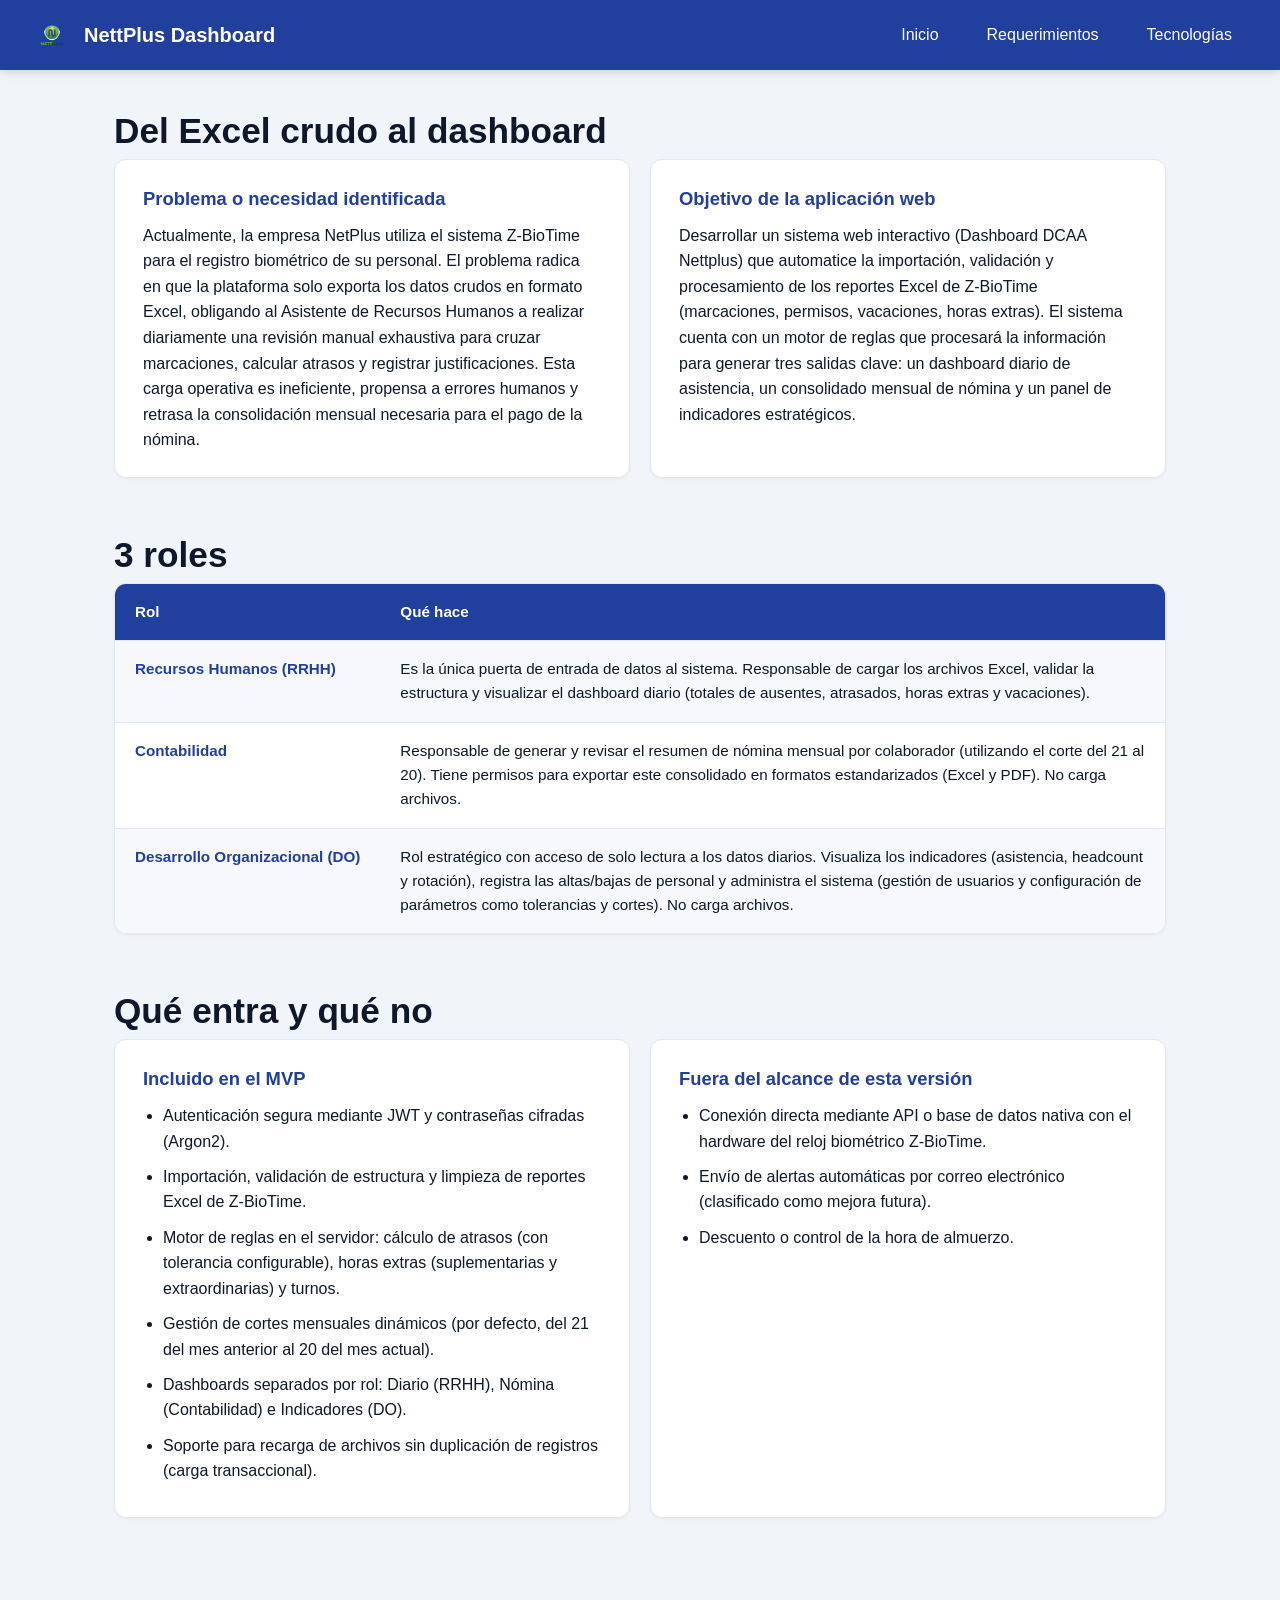
<file: index.html>
<!DOCTYPE html>
<html lang="es">
<head>
    <meta charset="UTF-8">
    <meta name="viewport" content="width=device-width, initial-scale=1.0">
    <title>Inicio - DCAA Nettplus</title>
    <link rel="stylesheet" href="css/estilos.css">
</head>
<body>

    <header>
        <div class="brand">
            <img src="images/LogoNet.png" alt="Logo Empresa NetPlus">
            <h1>NettPlus Dashboard</h1>
        </div>

        <nav>
            <ul>
                <li><a href="index.html">Inicio</a></li>
                <li><a href="requerimientos.html">Requerimientos</a></li>
                <li><a href="tecnologias.html">Tecnologías</a></li>
            </ul>
        </nav>
    </header>

    <main>
        <section>
            <h2>Del Excel crudo al dashboard</h2>

            <div class="cards">
                <div class="card">
                    <h3>Problema o necesidad identificada</h3>
                    <p>Actualmente, la empresa NetPlus utiliza el sistema Z-BioTime para el registro biométrico de su personal. El problema radica en que la plataforma solo exporta los datos crudos en formato Excel, obligando al Asistente de Recursos Humanos a realizar diariamente una revisión manual exhaustiva para cruzar marcaciones, calcular atrasos y registrar justificaciones. Esta carga operativa es ineficiente, propensa a errores humanos y retrasa la consolidación mensual necesaria para el pago de la nómina.</p>
                </div>
                <div class="card">
                    <h3>Objetivo de la aplicación web</h3>
                    <p>Desarrollar un sistema web interactivo (Dashboard DCAA Nettplus) que automatice la importación, validación y procesamiento de los reportes Excel de Z-BioTime (marcaciones, permisos, vacaciones, horas extras). El sistema cuenta con un motor de reglas que procesará la información para generar tres salidas clave: un dashboard diario de asistencia, un consolidado mensual de nómina y un panel de indicadores estratégicos.</p>
                </div>
            </div>
        </section>

        <section>
            <h2>3 roles</h2>

            <div class="tabla">
                <table>
                    <tr>
                        <th>Rol</th>
                        <th>Qué hace</th>
                    </tr>
                    <tr>
                        <td>Recursos Humanos (RRHH)</td>
                        <td>Es la única puerta de entrada de datos al sistema. Responsable de cargar los archivos Excel, validar la estructura y visualizar el dashboard diario (totales de ausentes, atrasados, horas extras y vacaciones).</td>
                    </tr>
                    <tr>
                        <td>Contabilidad</td>
                        <td>Responsable de generar y revisar el resumen de nómina mensual por colaborador (utilizando el corte del 21 al 20). Tiene permisos para exportar este consolidado en formatos estandarizados (Excel y PDF). No carga archivos.</td>
                    </tr>
                    <tr>
                        <td>Desarrollo Organizacional (DO)</td>
                        <td>Rol estratégico con acceso de solo lectura a los datos diarios. Visualiza los indicadores (asistencia, headcount y rotación), registra las altas/bajas de personal y administra el sistema (gestión de usuarios y configuración de parámetros como tolerancias y cortes). No carga archivos.</td>
                    </tr>
                </table>
            </div>
        </section>

        <section>
            <h2>Qué entra y qué no</h2>

            <div class="cards">
                <div class="card">
                    <h3>Incluido en el MVP</h3>
                    <ul>
                        <li>Autenticación segura mediante JWT y contraseñas cifradas (Argon2).</li>
                        <li>Importación, validación de estructura y limpieza de reportes Excel de Z-BioTime.</li>
                        <li>Motor de reglas en el servidor: cálculo de atrasos (con tolerancia configurable), horas extras (suplementarias y extraordinarias) y turnos.</li>
                        <li>Gestión de cortes mensuales dinámicos (por defecto, del 21 del mes anterior al 20 del mes actual).</li>
                        <li>Dashboards separados por rol: Diario (RRHH), Nómina (Contabilidad) e Indicadores (DO).</li>
                        <li>Soporte para recarga de archivos sin duplicación de registros (carga transaccional).</li>
                    </ul>
                </div>
                <div class="card">
                    <h3>Fuera del alcance de esta versión</h3>
                    <ul>
                        <li>Conexión directa mediante API o base de datos nativa con el hardware del reloj biométrico Z-BioTime.</li>
                        <li>Envío de alertas automáticas por correo electrónico (clasificado como mejora futura).</li>
                        <li>Descuento o control de la hora de almuerzo.</li>
                    </ul>
                </div>
            </div>
        </section>
    </main>

</body>
</html>
</file>
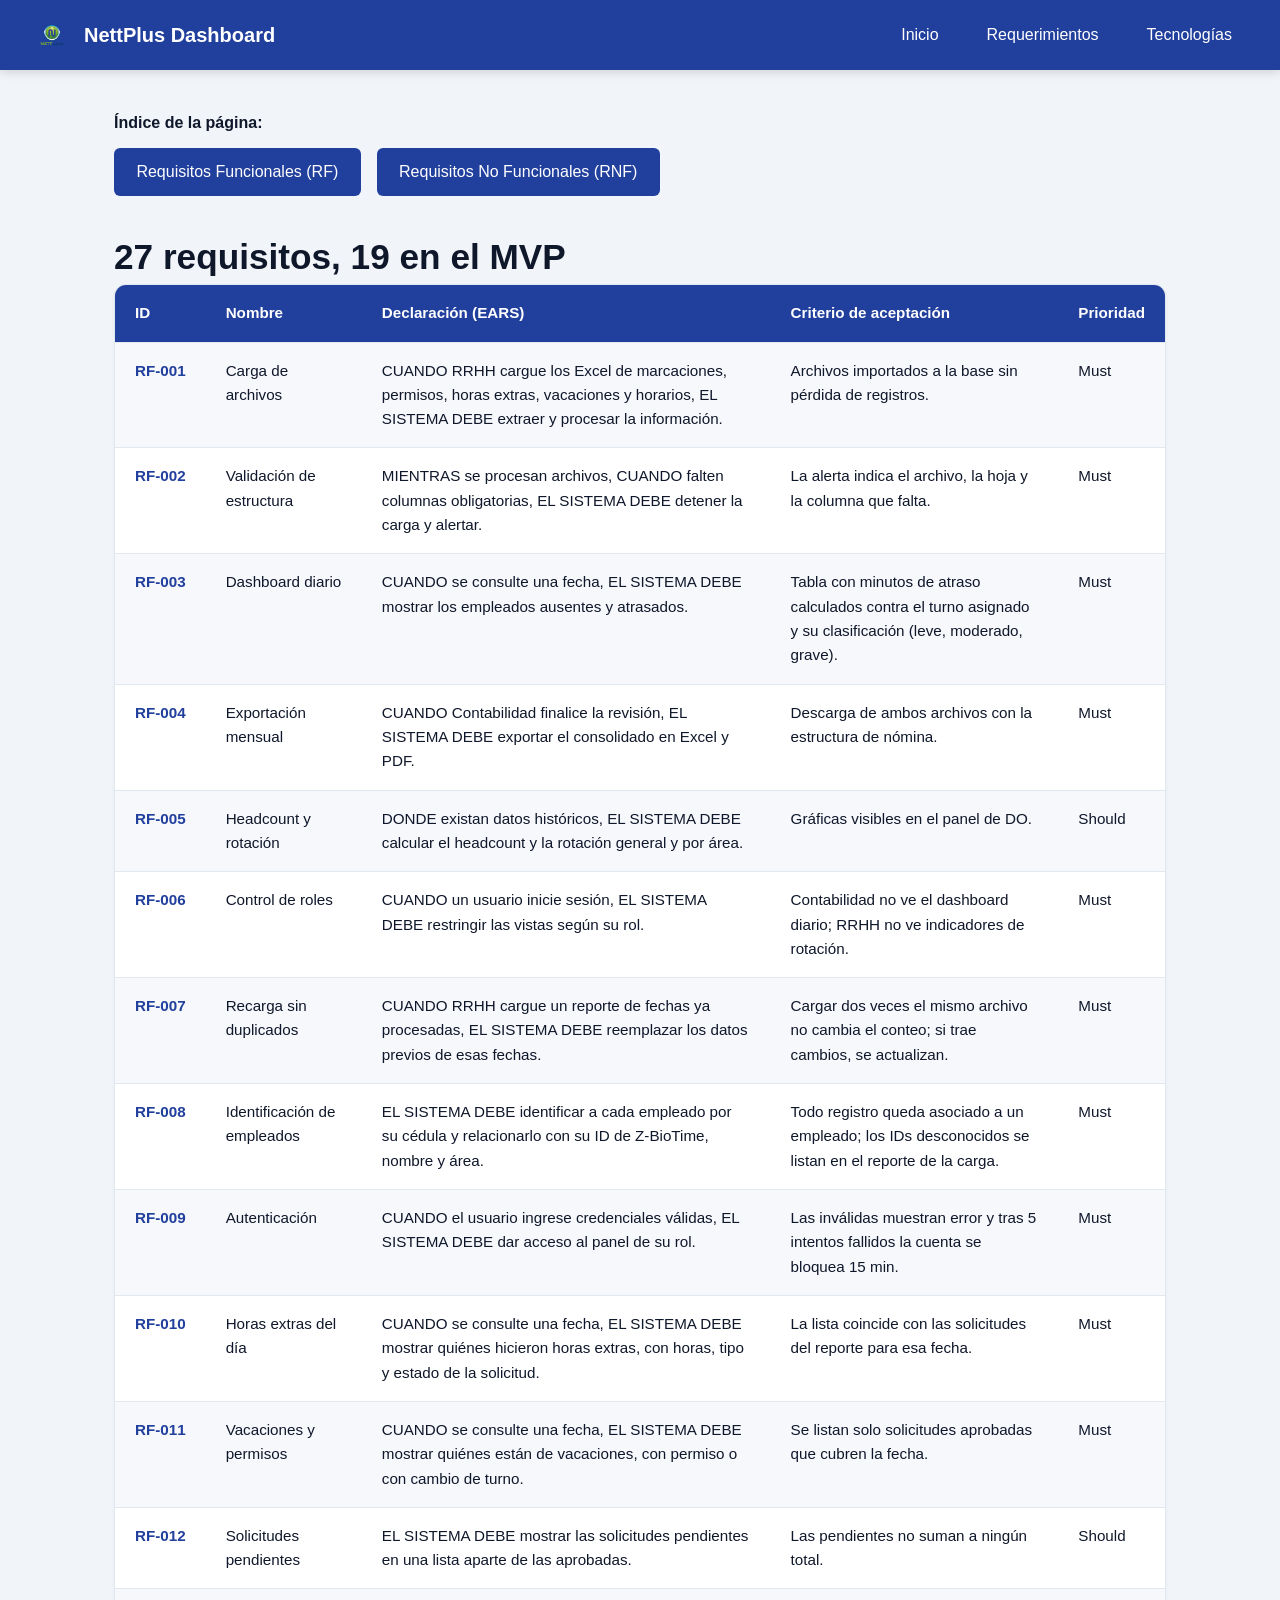
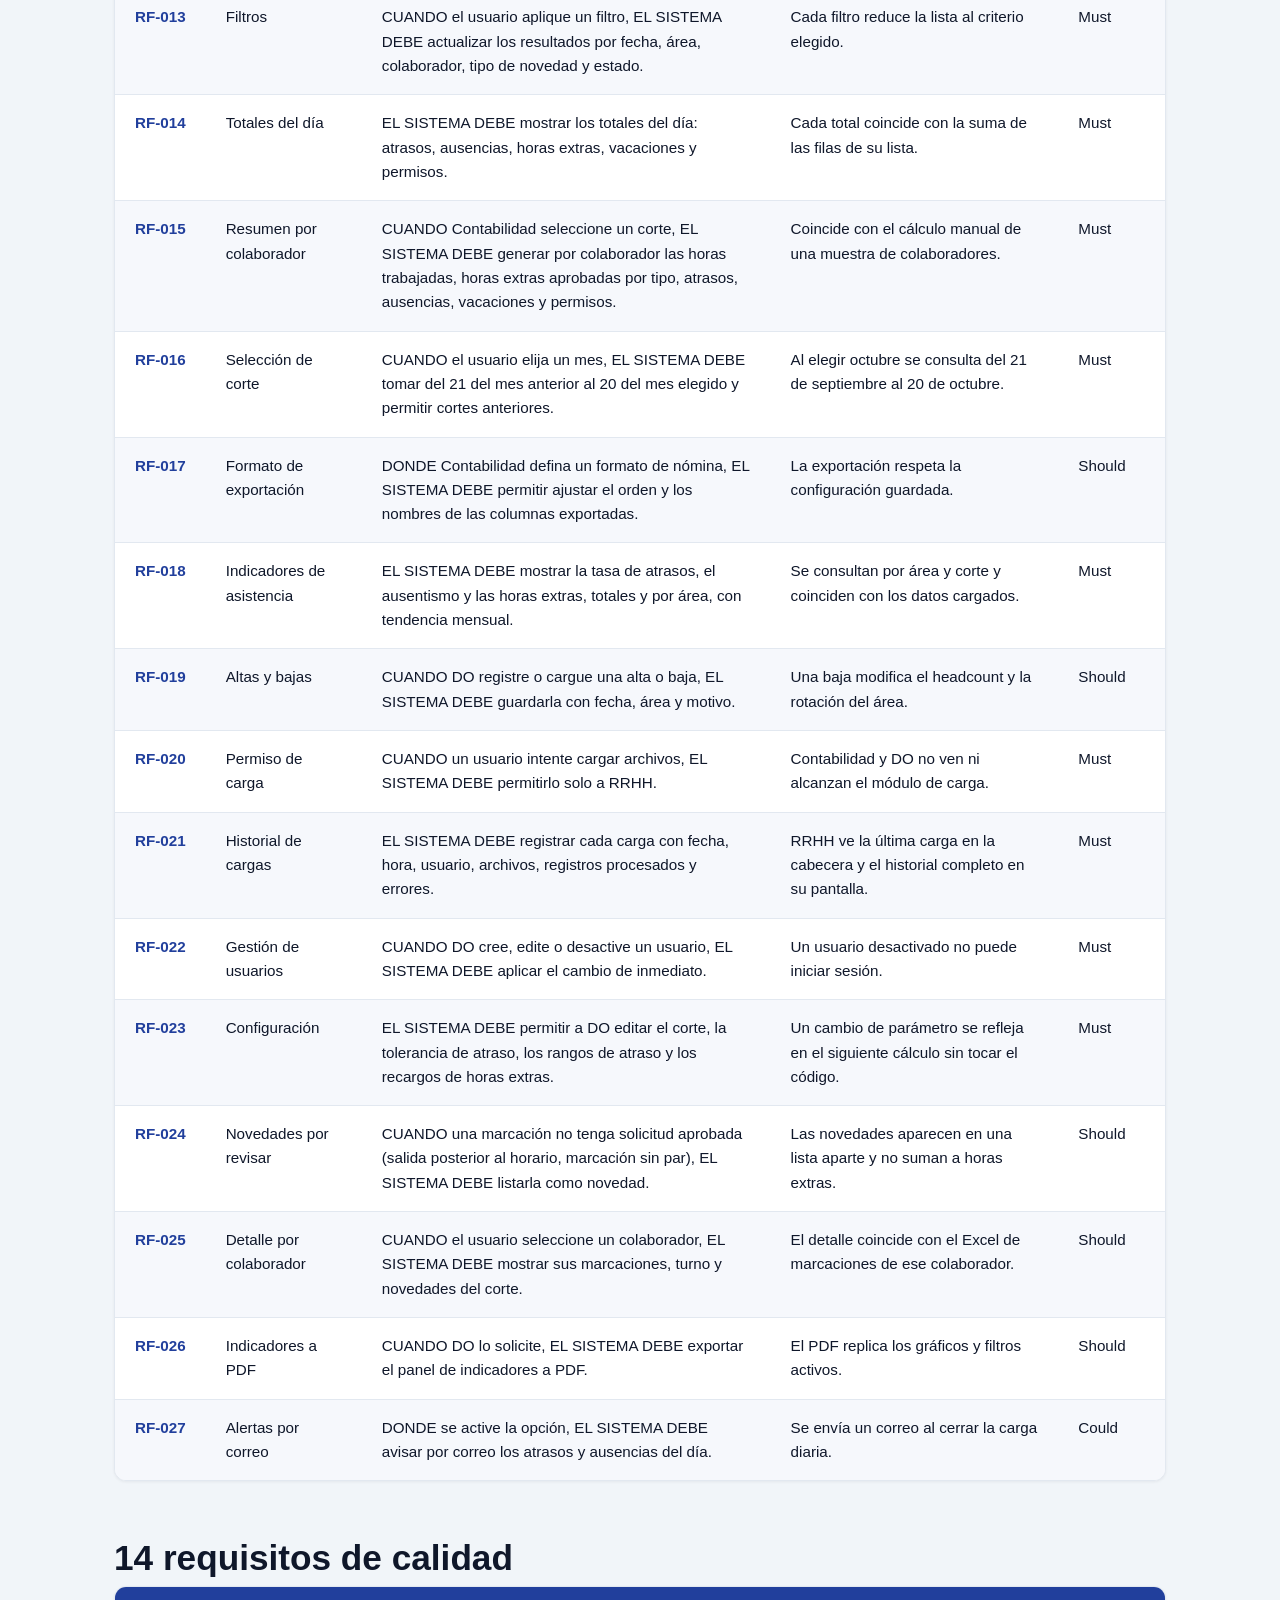
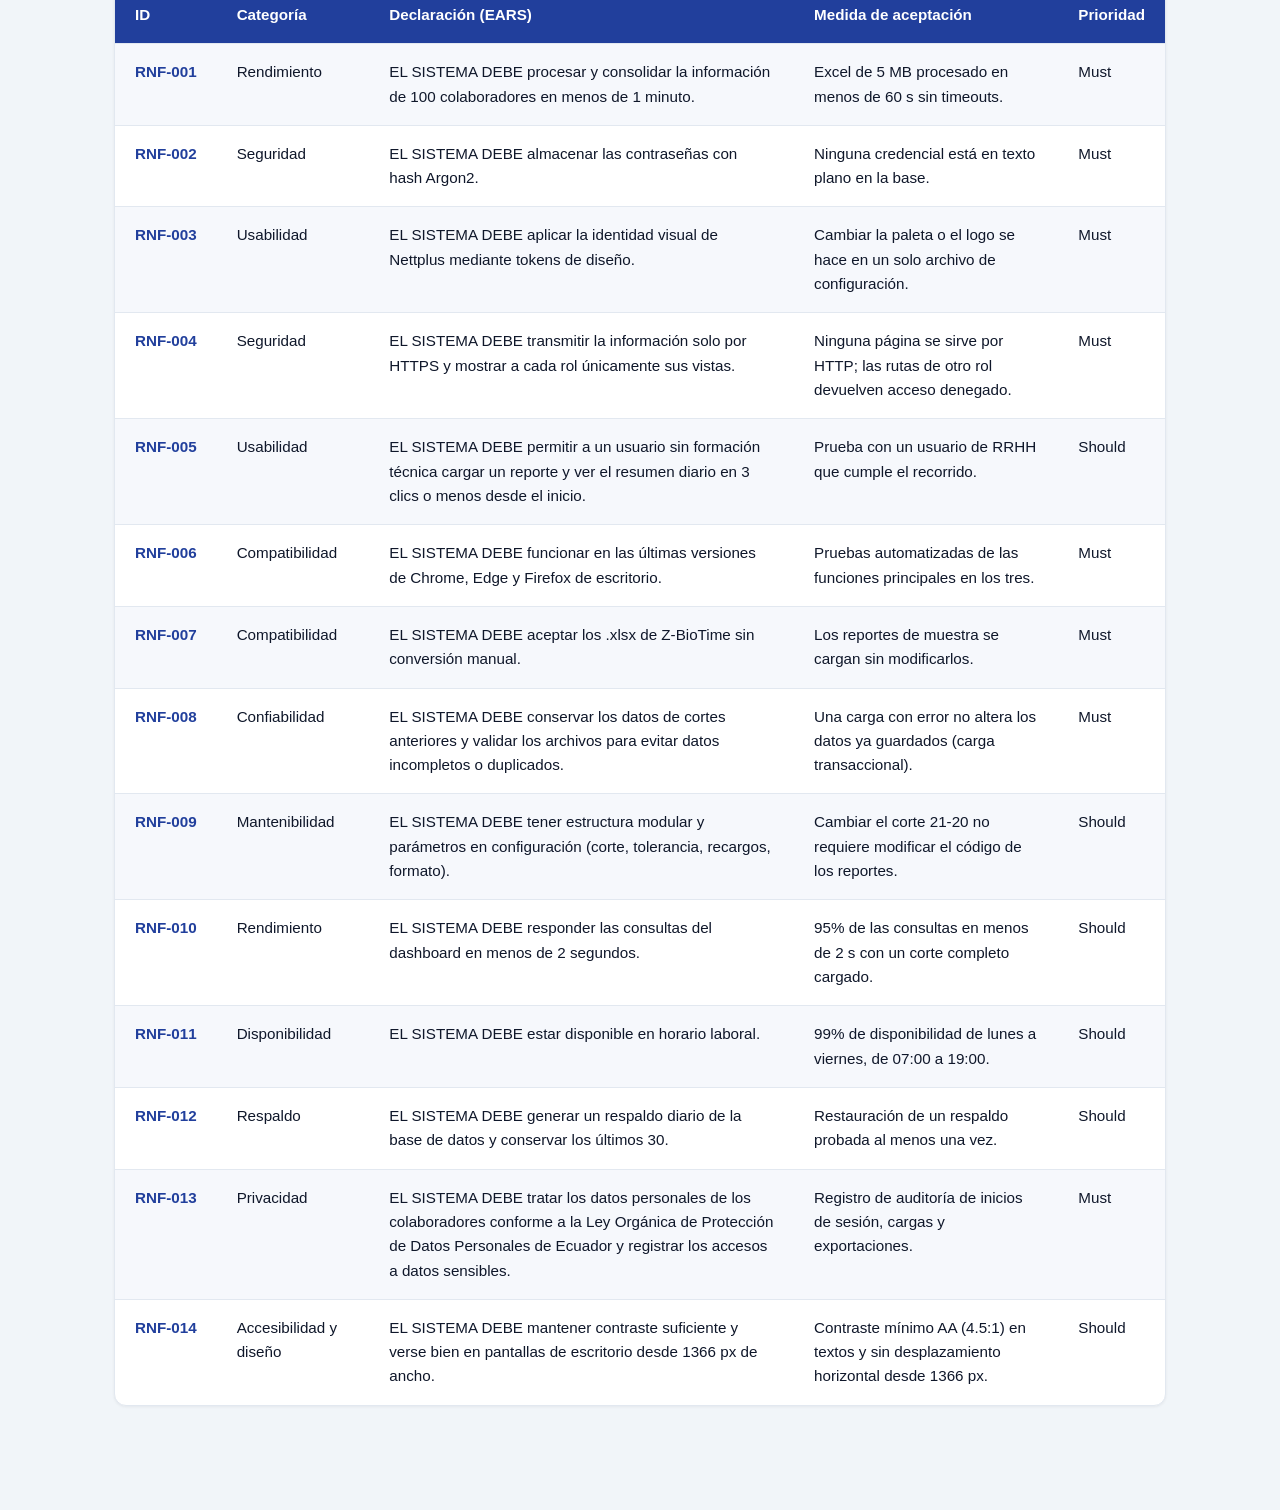
<file: requerimientos.html>
<!DOCTYPE html>
<html lang="es">
<head>
    <meta charset="UTF-8">
    <meta name="viewport" content="width=device-width, initial-scale=1.0">
    <title>Requerimientos - DCAA Nettplus</title>
    
    <link rel="stylesheet" href="css/estilos.css">
</head>
<body>

    <header>
        <div class="brand">
            <img src="images/LogoNet.png" alt="Logo Empresa NetPlus">
            <h1>NettPlus Dashboard</h1>
        </div>
        
        <nav>
            <ul>
                <li><a href="index.html">Inicio</a></li>
                <li><a href="requerimientos.html">Requerimientos</a></li>
                <li><a href="tecnologias.html">Tecnologías</a></li>
            </ul>
        </nav>
    </header>

    <main>
        <p class="titulo-indice"><strong>Índice de la página:</strong></p>
        <div class="botones-tablas">
            <a href="#funcionales">Requisitos Funcionales (RF)</a>
            <a href="#no-funcionales">Requisitos No Funcionales (RNF)</a>
        </div>

        <section id="funcionales">
            <h2>27 requisitos, 19 en el MVP</h2>
            <div class="tabla">
            <table>
                <tr>
                    <th>ID</th>
                    <th>Nombre</th>
                    <th>Declaración (EARS)</th>
                    <th>Criterio de aceptación</th>
                    <th>Prioridad</th>
                </tr>
                <tr>
                    <td>RF-001</td>
                    <td>Carga de archivos</td>
                    <td>CUANDO RRHH cargue los Excel de marcaciones, permisos, horas extras, vacaciones y horarios, EL SISTEMA DEBE extraer y procesar la información.</td>
                    <td>Archivos importados a la base sin pérdida de registros.</td>
                    <td>Must</td>
                </tr>
                <tr>
                    <td>RF-002</td>
                    <td>Validación de estructura</td>
                    <td>MIENTRAS se procesan archivos, CUANDO falten columnas obligatorias, EL SISTEMA DEBE detener la carga y alertar.</td>
                    <td>La alerta indica el archivo, la hoja y la columna que falta.</td>
                    <td>Must</td>
                </tr>
                <tr>
                    <td>RF-003</td>
                    <td>Dashboard diario</td>
                    <td>CUANDO se consulte una fecha, EL SISTEMA DEBE mostrar los empleados ausentes y atrasados.</td>
                    <td>Tabla con minutos de atraso calculados contra el turno asignado y su clasificación (leve, moderado, grave).</td>
                    <td>Must</td>
                </tr>
                <tr>
                    <td>RF-004</td>
                    <td>Exportación mensual</td>
                    <td>CUANDO Contabilidad finalice la revisión, EL SISTEMA DEBE exportar el consolidado en Excel y PDF.</td>
                    <td>Descarga de ambos archivos con la estructura de nómina.</td>
                    <td>Must</td>
                </tr>
                <tr>
                    <td>RF-005</td>
                    <td>Headcount y rotación</td>
                    <td>DONDE existan datos históricos, EL SISTEMA DEBE calcular el headcount y la rotación general y por área.</td>
                    <td>Gráficas visibles en el panel de DO.</td>
                    <td>Should</td>
                </tr>
                <tr>
                    <td>RF-006</td>
                    <td>Control de roles</td>
                    <td>CUANDO un usuario inicie sesión, EL SISTEMA DEBE restringir las vistas según su rol.</td>
                    <td>Contabilidad no ve el dashboard diario; RRHH no ve indicadores de rotación.</td>
                    <td>Must</td>
                </tr>
                <tr>
                    <td>RF-007</td>
                    <td>Recarga sin duplicados</td>
                    <td>CUANDO RRHH cargue un reporte de fechas ya procesadas, EL SISTEMA DEBE reemplazar los datos previos de esas fechas.</td>
                    <td>Cargar dos veces el mismo archivo no cambia el conteo; si trae cambios, se actualizan.</td>
                    <td>Must</td>
                </tr>
                <tr>
                    <td>RF-008</td>
                    <td>Identificación de empleados</td>
                    <td>EL SISTEMA DEBE identificar a cada empleado por su cédula y relacionarlo con su ID de Z-BioTime, nombre y área.</td>
                    <td>Todo registro queda asociado a un empleado; los IDs desconocidos se listan en el reporte de la carga.</td>
                    <td>Must</td>
                </tr>
                <tr>
                    <td>RF-009</td>
                    <td>Autenticación</td>
                    <td>CUANDO el usuario ingrese credenciales válidas, EL SISTEMA DEBE dar acceso al panel de su rol.</td>
                    <td>Las inválidas muestran error y tras 5 intentos fallidos la cuenta se bloquea 15 min.</td>
                    <td>Must</td>
                </tr>
                <tr>
                    <td>RF-010</td>
                    <td>Horas extras del día</td>
                    <td>CUANDO se consulte una fecha, EL SISTEMA DEBE mostrar quiénes hicieron horas extras, con horas, tipo y estado de la solicitud.</td>
                    <td>La lista coincide con las solicitudes del reporte para esa fecha.</td>
                    <td>Must</td>
                </tr>
                <tr>
                    <td>RF-011</td>
                    <td>Vacaciones y permisos</td>
                    <td>CUANDO se consulte una fecha, EL SISTEMA DEBE mostrar quiénes están de vacaciones, con permiso o con cambio de turno.</td>
                    <td>Se listan solo solicitudes aprobadas que cubren la fecha.</td>
                    <td>Must</td>
                </tr>
                <tr>
                    <td>RF-012</td>
                    <td>Solicitudes pendientes</td>
                    <td>EL SISTEMA DEBE mostrar las solicitudes pendientes en una lista aparte de las aprobadas.</td>
                    <td>Las pendientes no suman a ningún total.</td>
                    <td>Should</td>
                </tr>
                <tr>
                    <td>RF-013</td>
                    <td>Filtros</td>
                    <td>CUANDO el usuario aplique un filtro, EL SISTEMA DEBE actualizar los resultados por fecha, área, colaborador, tipo de novedad y estado.</td>
                    <td>Cada filtro reduce la lista al criterio elegido.</td>
                    <td>Must</td>
                </tr>
                <tr>
                    <td>RF-014</td>
                    <td>Totales del día</td>
                    <td>EL SISTEMA DEBE mostrar los totales del día: atrasos, ausencias, horas extras, vacaciones y permisos.</td>
                    <td>Cada total coincide con la suma de las filas de su lista.</td>
                    <td>Must</td>
                </tr>
                <tr>
                    <td>RF-015</td>
                    <td>Resumen por colaborador</td>
                    <td>CUANDO Contabilidad seleccione un corte, EL SISTEMA DEBE generar por colaborador las horas trabajadas, horas extras aprobadas por tipo, atrasos, ausencias, vacaciones y permisos.</td>
                    <td>Coincide con el cálculo manual de una muestra de colaboradores.</td>
                    <td>Must</td>
                </tr>
                <tr>
                    <td>RF-016</td>
                    <td>Selección de corte</td>
                    <td>CUANDO el usuario elija un mes, EL SISTEMA DEBE tomar del 21 del mes anterior al 20 del mes elegido y permitir cortes anteriores.</td>
                    <td>Al elegir octubre se consulta del 21 de septiembre al 20 de octubre.</td>
                    <td>Must</td>
                </tr>
                <tr>
                    <td>RF-017</td>
                    <td>Formato de exportación</td>
                    <td>DONDE Contabilidad defina un formato de nómina, EL SISTEMA DEBE permitir ajustar el orden y los nombres de las columnas exportadas.</td>
                    <td>La exportación respeta la configuración guardada.</td>
                    <td>Should</td>
                </tr>
                <tr>
                    <td>RF-018</td>
                    <td>Indicadores de asistencia</td>
                    <td>EL SISTEMA DEBE mostrar la tasa de atrasos, el ausentismo y las horas extras, totales y por área, con tendencia mensual.</td>
                    <td>Se consultan por área y corte y coinciden con los datos cargados.</td>
                    <td>Must</td>
                </tr>
                <tr>
                    <td>RF-019</td>
                    <td>Altas y bajas</td>
                    <td>CUANDO DO registre o cargue una alta o baja, EL SISTEMA DEBE guardarla con fecha, área y motivo.</td>
                    <td>Una baja modifica el headcount y la rotación del área.</td>
                    <td>Should</td>
                </tr>
                <tr>
                    <td>RF-020</td>
                    <td>Permiso de carga</td>
                    <td>CUANDO un usuario intente cargar archivos, EL SISTEMA DEBE permitirlo solo a RRHH.</td>
                    <td>Contabilidad y DO no ven ni alcanzan el módulo de carga.</td>
                    <td>Must</td>
                </tr>
                <tr>
                    <td>RF-021</td>
                    <td>Historial de cargas</td>
                    <td>EL SISTEMA DEBE registrar cada carga con fecha, hora, usuario, archivos, registros procesados y errores.</td>
                    <td>RRHH ve la última carga en la cabecera y el historial completo en su pantalla.</td>
                    <td>Must</td>
                </tr>
                <tr>
                    <td>RF-022</td>
                    <td>Gestión de usuarios</td>
                    <td>CUANDO DO cree, edite o desactive un usuario, EL SISTEMA DEBE aplicar el cambio de inmediato.</td>
                    <td>Un usuario desactivado no puede iniciar sesión.</td>
                    <td>Must</td>
                </tr>
                <tr>
                    <td>RF-023</td>
                    <td>Configuración</td>
                    <td>EL SISTEMA DEBE permitir a DO editar el corte, la tolerancia de atraso, los rangos de atraso y los recargos de horas extras.</td>
                    <td>Un cambio de parámetro se refleja en el siguiente cálculo sin tocar el código.</td>
                    <td>Must</td>
                </tr>
                <tr>
                    <td>RF-024</td>
                    <td>Novedades por revisar</td>
                    <td>CUANDO una marcación no tenga solicitud aprobada (salida posterior al horario, marcación sin par), EL SISTEMA DEBE listarla como novedad.</td>
                    <td>Las novedades aparecen en una lista aparte y no suman a horas extras.</td>
                    <td>Should</td>
                </tr>
                <tr>
                    <td>RF-025</td>
                    <td>Detalle por colaborador</td>
                    <td>CUANDO el usuario seleccione un colaborador, EL SISTEMA DEBE mostrar sus marcaciones, turno y novedades del corte.</td>
                    <td>El detalle coincide con el Excel de marcaciones de ese colaborador.</td>
                    <td>Should</td>
                </tr>
                <tr>
                    <td>RF-026</td>
                    <td>Indicadores a PDF</td>
                    <td>CUANDO DO lo solicite, EL SISTEMA DEBE exportar el panel de indicadores a PDF.</td>
                    <td>El PDF replica los gráficos y filtros activos.</td>
                    <td>Should</td>
                </tr>
                <tr>
                    <td>RF-027</td>
                    <td>Alertas por correo</td>
                    <td>DONDE se active la opción, EL SISTEMA DEBE avisar por correo los atrasos y ausencias del día.</td>
                    <td>Se envía un correo al cerrar la carga diaria.</td>
                    <td>Could</td>
                </tr>
            </table>
            </div>
        </section>

        <section id="no-funcionales">
            <h2>14 requisitos de calidad</h2>
            <div class="tabla">
            <table>
                <tr>
                    <th>ID</th>
                    <th>Categoría</th>
                    <th>Declaración (EARS)</th>
                    <th>Medida de aceptación</th>
                    <th>Prioridad</th>
                </tr>
                <tr>
                    <td>RNF-001</td>
                    <td>Rendimiento</td>
                    <td>EL SISTEMA DEBE procesar y consolidar la información de 100 colaboradores en menos de 1 minuto.</td>
                    <td>Excel de 5 MB procesado en menos de 60 s sin timeouts.</td>
                    <td>Must</td>
                </tr>
                <tr>
                    <td>RNF-002</td>
                    <td>Seguridad</td>
                    <td>EL SISTEMA DEBE almacenar las contraseñas con hash Argon2.</td>
                    <td>Ninguna credencial está en texto plano en la base.</td>
                    <td>Must</td>
                </tr>
                <tr>
                    <td>RNF-003</td>
                    <td>Usabilidad</td>
                    <td>EL SISTEMA DEBE aplicar la identidad visual de Nettplus mediante tokens de diseño.</td>
                    <td>Cambiar la paleta o el logo se hace en un solo archivo de configuración.</td>
                    <td>Must</td>
                </tr>
                <tr>
                    <td>RNF-004</td>
                    <td>Seguridad</td>
                    <td>EL SISTEMA DEBE transmitir la información solo por HTTPS y mostrar a cada rol únicamente sus vistas.</td>
                    <td>Ninguna página se sirve por HTTP; las rutas de otro rol devuelven acceso denegado.</td>
                    <td>Must</td>
                </tr>
                <tr>
                    <td>RNF-005</td>
                    <td>Usabilidad</td>
                    <td>EL SISTEMA DEBE permitir a un usuario sin formación técnica cargar un reporte y ver el resumen diario en 3 clics o menos desde el inicio.</td>
                    <td>Prueba con un usuario de RRHH que cumple el recorrido.</td>
                    <td>Should</td>
                </tr>
                <tr>
                    <td>RNF-006</td>
                    <td>Compatibilidad</td>
                    <td>EL SISTEMA DEBE funcionar en las últimas versiones de Chrome, Edge y Firefox de escritorio.</td>
                    <td>Pruebas automatizadas de las funciones principales en los tres.</td>
                    <td>Must</td>
                </tr>
                <tr>
                    <td>RNF-007</td>
                    <td>Compatibilidad</td>
                    <td>EL SISTEMA DEBE aceptar los .xlsx de Z-BioTime sin conversión manual.</td>
                    <td>Los reportes de muestra se cargan sin modificarlos.</td>
                    <td>Must</td>
                </tr>
                <tr>
                    <td>RNF-008</td>
                    <td>Confiabilidad</td>
                    <td>EL SISTEMA DEBE conservar los datos de cortes anteriores y validar los archivos para evitar datos incompletos o duplicados.</td>
                    <td>Una carga con error no altera los datos ya guardados (carga transaccional).</td>
                    <td>Must</td>
                </tr>
                <tr>
                    <td>RNF-009</td>
                    <td>Mantenibilidad</td>
                    <td>EL SISTEMA DEBE tener estructura modular y parámetros en configuración (corte, tolerancia, recargos, formato).</td>
                    <td>Cambiar el corte 21-20 no requiere modificar el código de los reportes.</td>
                    <td>Should</td>
                </tr>
                <tr>
                    <td>RNF-010</td>
                    <td>Rendimiento</td>
                    <td>EL SISTEMA DEBE responder las consultas del dashboard en menos de 2 segundos.</td>
                    <td>95% de las consultas en menos de 2 s con un corte completo cargado.</td>
                    <td>Should</td>
                </tr>
                <tr>
                    <td>RNF-011</td>
                    <td>Disponibilidad</td>
                    <td>EL SISTEMA DEBE estar disponible en horario laboral.</td>
                    <td>99% de disponibilidad de lunes a viernes, de 07:00 a 19:00.</td>
                    <td>Should</td>
                </tr>
                <tr>
                    <td>RNF-012</td>
                    <td>Respaldo</td>
                    <td>EL SISTEMA DEBE generar un respaldo diario de la base de datos y conservar los últimos 30.</td>
                    <td>Restauración de un respaldo probada al menos una vez.</td>
                    <td>Should</td>
                </tr>
                <tr>
                    <td>RNF-013</td>
                    <td>Privacidad</td>
                    <td>EL SISTEMA DEBE tratar los datos personales de los colaboradores conforme a la Ley Orgánica de Protección de Datos Personales de Ecuador y registrar los accesos a datos sensibles.</td>
                    <td>Registro de auditoría de inicios de sesión, cargas y exportaciones.</td>
                    <td>Must</td>
                </tr>
                <tr>
                    <td>RNF-014</td>
                    <td>Accesibilidad y diseño</td>
                    <td>EL SISTEMA DEBE mantener contraste suficiente y verse bien en pantallas de escritorio desde 1366 px de ancho.</td>
                    <td>Contraste mínimo AA (4.5:1) en textos y sin desplazamiento horizontal desde 1366 px.</td>
                    <td>Should</td>
                </tr>
            </table>
            </div>
        </section>
    </main>

</body>
</html>
</file>
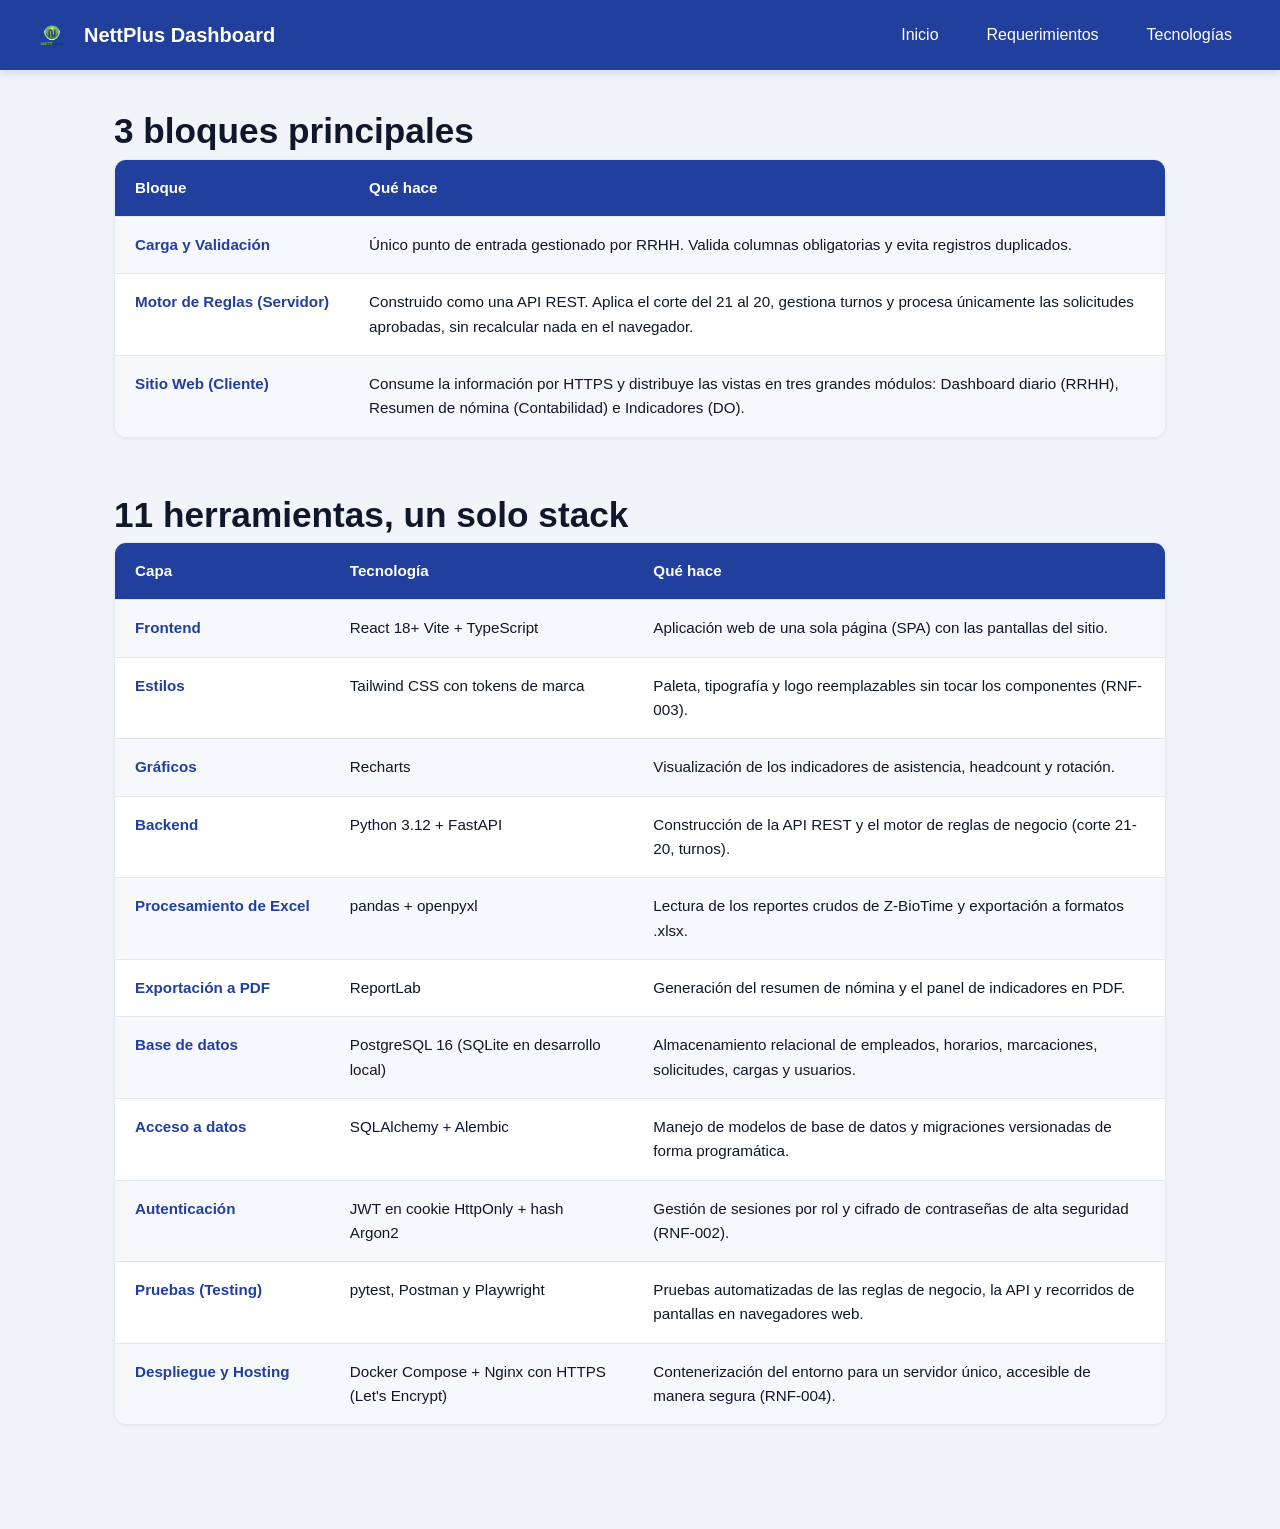
<file: tecnologias.html>
<!DOCTYPE html>
<html lang="es">
<head>
    <meta charset="UTF-8">
    <meta name="viewport" content="width=device-width, initial-scale=1.0">
    <title>Tecnologías - DCAA Nettplus</title>
    <link rel="stylesheet" href="css/estilos.css">
</head>
<body>

    <header>
        <div class="brand">
            <img src="images/LogoNet.png" alt="Logo Empresa NetPlus">
            <h1>NettPlus Dashboard</h1>
        </div>

        <nav>
            <ul>
                <li><a href="index.html">Inicio</a></li>
                <li><a href="requerimientos.html">Requerimientos</a></li>
                <li><a href="tecnologias.html">Tecnologías</a></li>
            </ul>
        </nav>
    </header>

    <main>
        <section>
            <h2>3 bloques principales</h2>

            <div class="tabla">
                <table>
                    <tr>
                        <th>Bloque</th>
                        <th>Qué hace</th>
                    </tr>
                    <tr>
                        <td>Carga y Validación</td>
                        <td>Único punto de entrada gestionado por RRHH. Valida columnas obligatorias y evita registros duplicados.</td>
                    </tr>
                    <tr>
                        <td>Motor de Reglas (Servidor)</td>
                        <td>Construido como una API REST. Aplica el corte del 21 al 20, gestiona turnos y procesa únicamente las solicitudes aprobadas, sin recalcular nada en el navegador.</td>
                    </tr>
                    <tr>
                        <td>Sitio Web (Cliente)</td>
                        <td>Consume la información por HTTPS y distribuye las vistas en tres grandes módulos: Dashboard diario (RRHH), Resumen de nómina (Contabilidad) e Indicadores (DO).</td>
                    </tr>
                </table>
            </div>
        </section>

        <section>
            <h2>11 herramientas, un solo stack</h2>

            <div class="tabla">
                <table>
                    <tr>
                        <th>Capa</th>
                        <th>Tecnología</th>
                        <th>Qué hace</th>
                    </tr>
                    <tr>
                        <td>Frontend</td>
                        <td>React 18+ Vite + TypeScript</td>
                        <td>Aplicación web de una sola página (SPA) con las pantallas del sitio.</td>
                    </tr>
                    <tr>
                        <td>Estilos</td>
                        <td>Tailwind CSS con tokens de marca</td>
                        <td>Paleta, tipografía y logo reemplazables sin tocar los componentes (RNF-003).</td>
                    </tr>
                    <tr>
                        <td>Gráficos</td>
                        <td>Recharts</td>
                        <td>Visualización de los indicadores de asistencia, headcount y rotación.</td>
                    </tr>
                    <tr>
                        <td>Backend</td>
                        <td>Python 3.12 + FastAPI</td>
                        <td>Construcción de la API REST y el motor de reglas de negocio (corte 21-20, turnos).</td>
                    </tr>
                    <tr>
                        <td>Procesamiento de Excel</td>
                        <td>pandas + openpyxl</td>
                        <td>Lectura de los reportes crudos de Z-BioTime y exportación a formatos .xlsx.</td>
                    </tr>
                    <tr>
                        <td>Exportación a PDF</td>
                        <td>ReportLab</td>
                        <td>Generación del resumen de nómina y el panel de indicadores en PDF.</td>
                    </tr>
                    <tr>
                        <td>Base de datos</td>
                        <td>PostgreSQL 16 (SQLite en desarrollo local)</td>
                        <td>Almacenamiento relacional de empleados, horarios, marcaciones, solicitudes, cargas y usuarios.</td>
                    </tr>
                    <tr>
                        <td>Acceso a datos</td>
                        <td>SQLAlchemy + Alembic</td>
                        <td>Manejo de modelos de base de datos y migraciones versionadas de forma programática.</td>
                    </tr>
                    <tr>
                        <td>Autenticación</td>
                        <td>JWT en cookie HttpOnly + hash Argon2</td>
                        <td>Gestión de sesiones por rol y cifrado de contraseñas de alta seguridad (RNF-002).</td>
                    </tr>
                    <tr>
                        <td>Pruebas (Testing)</td>
                        <td>pytest, Postman y Playwright</td>
                        <td>Pruebas automatizadas de las reglas de negocio, la API y recorridos de pantallas en navegadores web.</td>
                    </tr>
                    <tr>
                        <td>Despliegue y Hosting</td>
                        <td>Docker Compose + Nginx con HTTPS (Let's Encrypt)</td>
                        <td>Contenerización del entorno para un servidor único, accesible de manera segura (RNF-004).</td>
                    </tr>
                </table>
            </div>
        </section>
    </main>

</body>
</html>
</file>
<file: css/estilos.css>
:root {
    --brand-blue: #213f9c;
    --brand-green: #10b981;
    --brand-white: #ffffff;
    --hover-green: #18c718;

    --bg-app: #f1f5f9;
    --text-main: #0f172a;
    --text-muted: #475569;
    --border-color: #e2e8f0;
}

* {
    margin: 0;
    padding: 0;
    box-sizing: border-box;
}

html {
    scroll-behavior: smooth;
    scroll-padding-top: 90px;
}

body {
    font-family: Arial, Helvetica, sans-serif;
    font-size: 16px;
    line-height: 1.6;
    background-color: var(--bg-app);
    color: var(--text-main);
    -webkit-font-smoothing: antialiased;
}

header {
    position: sticky;
    top: 0;
    z-index: 100;
    background-color: var(--brand-blue);
    height: 70px;
    padding: 0 2rem;
    display: flex;
    justify-content: space-between;
    align-items: center;
    box-shadow: 0 2px 10px rgba(0, 0, 0, 0.15);
}

.brand {
    display: flex;
    align-items: center;
    gap: 12px;
}

.brand img {
    height: 40px;
    width: auto;
}

.brand h1 {
    font-size: 1.25rem;
    font-weight: bold;
    color: var(--brand-white);
}

header nav ul {
    list-style: none;
    display: flex;
    gap: 1rem;
    align-items: center;
    height: 100%;
}

header nav a,
header nav strong {
    text-decoration: none;
    font-size: 1rem;
    font-weight: normal;
    color: var(--brand-white);
    cursor: pointer;
}

header nav a {
    padding: 0.5rem 1rem;
    border-radius: 6px;
    transition: background-color 0.2s ease;
}

header nav a:hover {
    background-color: var(--hover-green);
}

header nav strong {
    position: relative;
}

header nav strong::after {
    content: "";
    position: absolute;
    bottom: -25px;
    left: 0;
    width: 100%;
    height: 3px;
    background-color: var(--brand-green);
    border-radius: 3px 3px 0 0;
}

main {
    max-width: 1100px;
    margin: 0 auto;
    padding: 2.5rem 1.5rem 3rem;
}

section {
    margin-bottom: 3.5rem;
}

.eyebrow {
    font-size: 0.85rem;
    font-weight: bold;
    letter-spacing: 0.15em;
    text-transform: uppercase;
    color: var(--brand-blue);
    margin-bottom: 0.35rem;
}

main h2 {
    font-size: 2.2rem;
    line-height: 1.2;
    font-weight: bold;
    color: var(--text-main);
    margin-bottom: 0.4rem;
}

.lead {
    font-size: 1.1rem;
    color: var(--text-muted);
    margin-bottom: 1.5rem;
}

main h3 {
    font-size: 1.15rem;
    font-weight: bold;
    color: var(--brand-blue);
    margin-bottom: 0.6rem;
}

main p {
    margin-bottom: 1rem;
}

.nota {
    margin-top: 1rem;
    font-size: 0.95rem;
    color: var(--text-muted);
}

.cards {
    display: grid;
    grid-template-columns: repeat(auto-fit, minmax(320px, 1fr));
    gap: 1.25rem;
}

.card {
    background-color: var(--brand-white);
    border: 1px solid var(--border-color);
    border-radius: 12px;
    padding: 1.5rem 1.75rem;
    box-shadow: 0 1px 3px rgba(15, 23, 42, 0.06);
}

.card p:last-child {
    margin-bottom: 0;
}

.card ul {
    padding-left: 1.25rem;
}

.card li {
    margin-bottom: 0.6rem;
}

.titulo-indice {
    margin-bottom: 0.75rem;
}

.botones-tablas {
    display: flex;
    flex-wrap: wrap;
    gap: 1rem;
    margin-bottom: 2.5rem;
}

.botones-tablas a {
    display: inline-block;
    padding: 0.7rem 1.4rem;
    background-color: var(--brand-blue);
    color: var(--brand-white);
    text-decoration: none;
    border-radius: 6px;
    transition: background-color 0.2s ease;
}

.botones-tablas a:hover {
    background-color: var(--hover-green);
}

.tabla {
    background-color: var(--brand-white);
    border: 1px solid var(--border-color);
    border-radius: 12px;
    overflow-x: auto;
    box-shadow: 0 1px 3px rgba(15, 23, 42, 0.06);
}

table {
    width: 100%;
    border-collapse: collapse;
    font-size: 0.95rem;
}

th {
    background-color: var(--brand-blue);
    color: var(--brand-white);
    text-align: left;
    font-weight: bold;
    padding: 1rem 1.25rem;
}

td {
    padding: 1rem 1.25rem;
    vertical-align: top;
    border-top: 1px solid var(--border-color);
}

td:first-child {
    font-weight: bold;
    color: var(--brand-blue);
    white-space: nowrap;
}

tr:nth-child(even) td {
    background-color: #f6f8fc;
}

tr:hover td {
    background-color: #e8eefb;
}

@media (max-width: 768px) {
    header {
        padding: 0 1rem;
    }

    .brand h1 {
        font-size: 1rem;
    }

    header nav ul {
        gap: 0.25rem;
    }

    header nav a,
    header nav strong {
        font-size: 0.9rem;
    }

    header nav a {
        padding: 0.4rem 0.6rem;
    }

    main h2 {
        font-size: 1.7rem;
    }

    table {
        min-width: 700px;
    }
}
</file>
